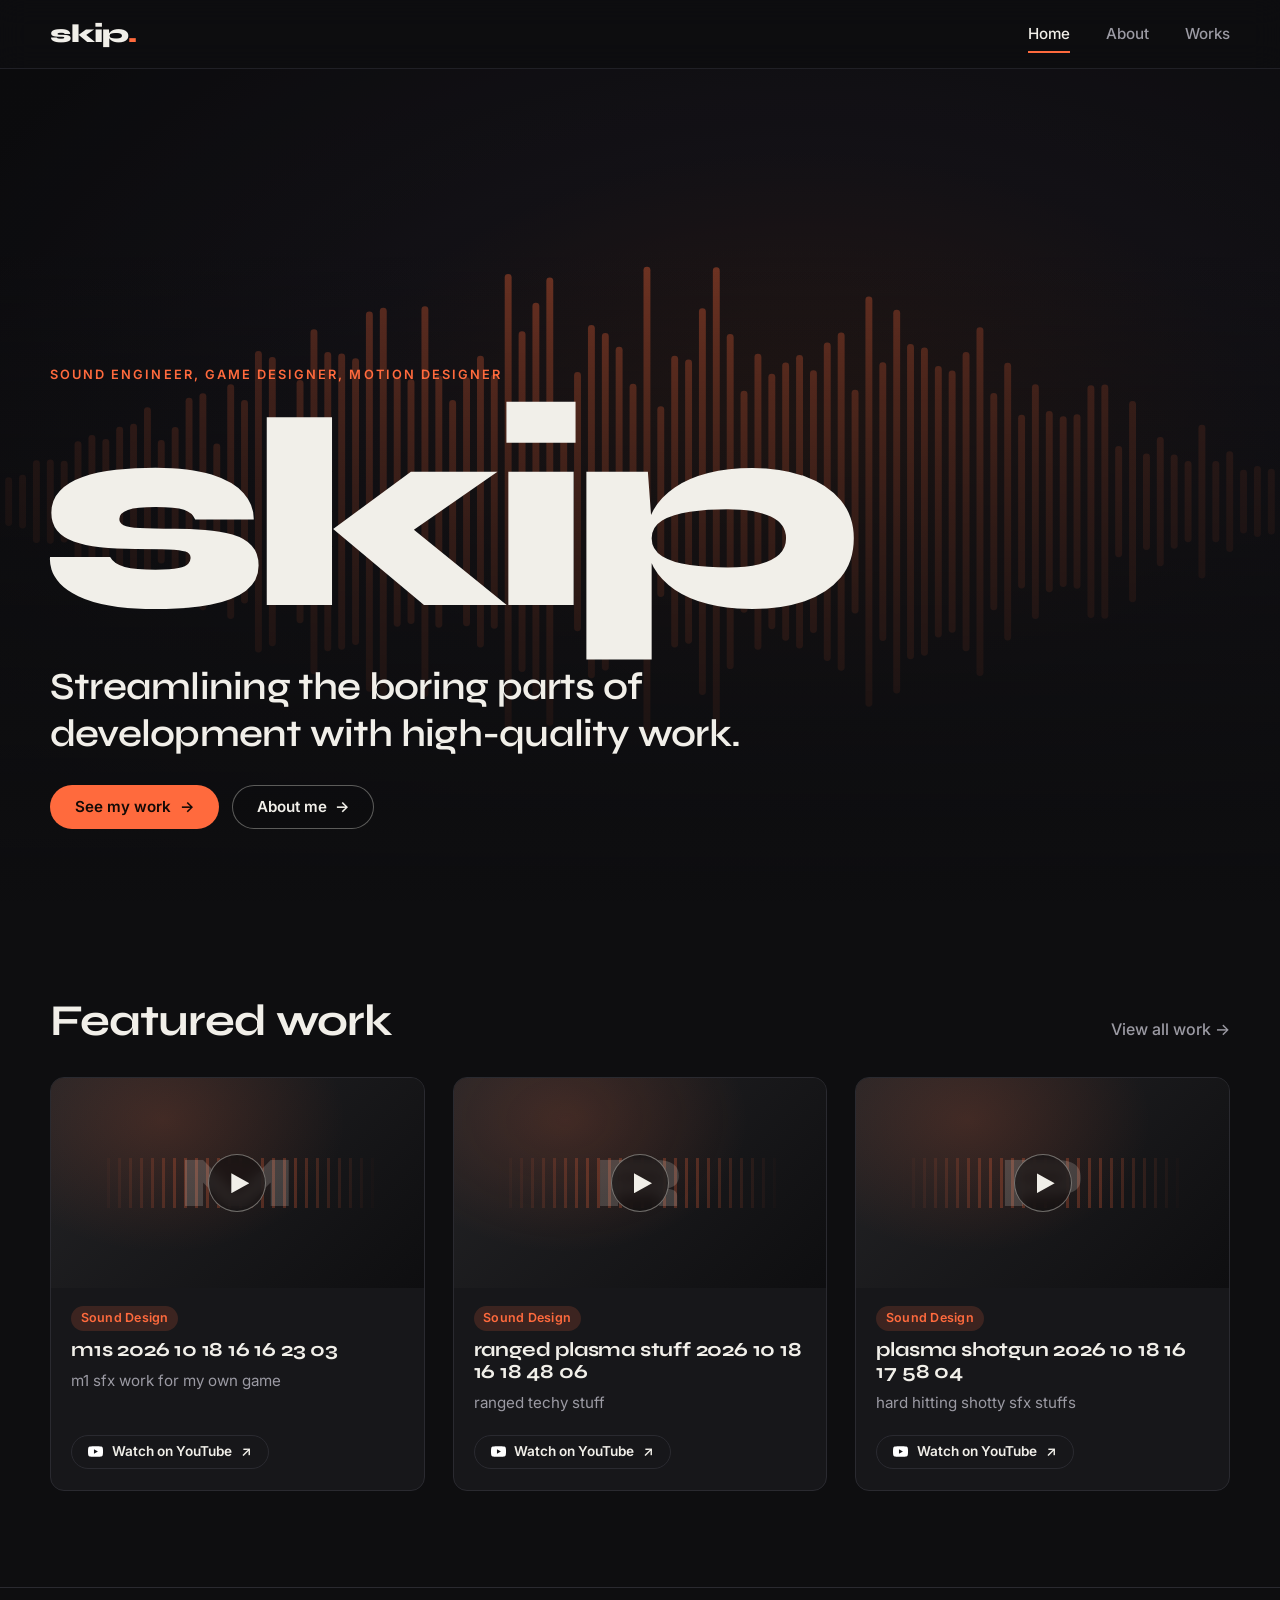
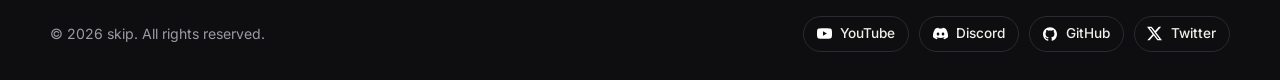
<file: index.html>
<!doctype html>
<html lang="en">
<head>
  <meta charset="utf-8">
  <meta name="viewport" content="width=device-width, initial-scale=1">
  <!-- The title and description below are only a fallback.
       script.js replaces them with the values from content.json (site.browserTitle). -->
  <title>skip</title>
  <meta name="description" content="Portfolio of skip: sound design, video editing and game development.">
  <meta name="color-scheme" content="dark">
  <meta name="theme-color" content="#0e0e10">
  <link rel="icon" href="assets/favicon.svg" type="image/svg+xml">
  <!-- Speeds up loading of the optional Google Fonts. The site still looks good without them. -->
  <link rel="preconnect" href="https://fonts.googleapis.com">
  <link rel="preconnect" href="https://fonts.gstatic.com" crossorigin>
  <link rel="stylesheet" href="styles.css">
  <script src="script.js" defer></script>
</head>
<body data-page="home">
  <a class="skip-link" href="#main">Skip to content</a>
  <header class="site-header" id="site-header"></header>
  <main id="main" tabindex="-1">
    <noscript><p class="notice">This website needs JavaScript to show its content. Please enable it and reload the page.</p></noscript>
  </main>
  <footer class="site-footer" id="site-footer"></footer>
</body>
</html>
</file>
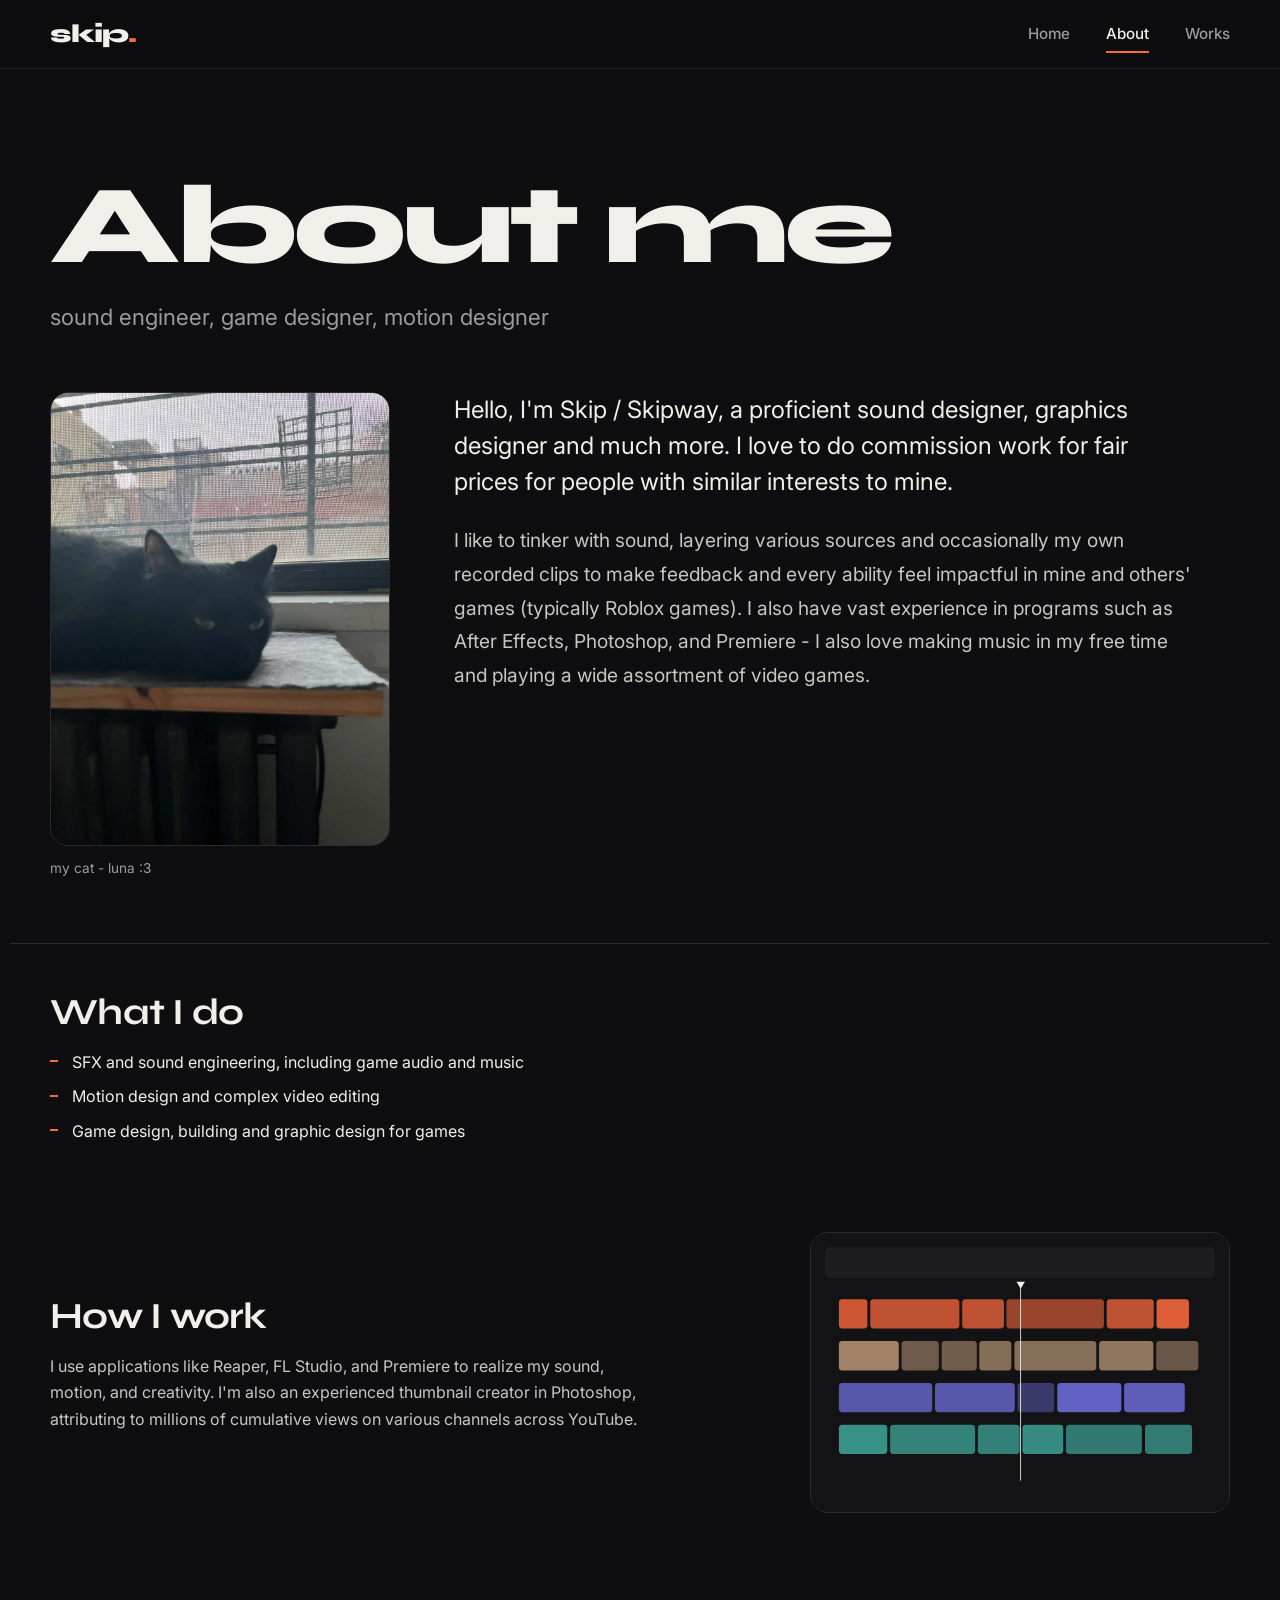
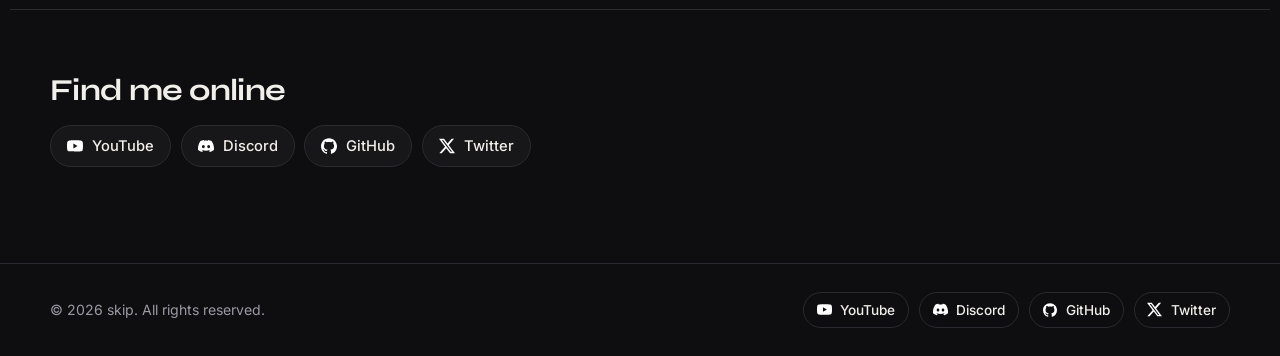
<file: about.html>
<!doctype html>
<html lang="en">
<head>
  <meta charset="utf-8">
  <meta name="viewport" content="width=device-width, initial-scale=1">
  <!-- The title and description below are only a fallback.
       script.js replaces them with the values from content.json (site.titleTemplate / about.pageTitle). -->
  <title>About | skip</title>
  <meta name="description" content="About skip: sound design, video editing and game development.">
  <meta name="color-scheme" content="dark">
  <meta name="theme-color" content="#0e0e10">
  <link rel="icon" href="assets/favicon.svg" type="image/svg+xml">
  <link rel="preconnect" href="https://fonts.googleapis.com">
  <link rel="preconnect" href="https://fonts.gstatic.com" crossorigin>
  <link rel="stylesheet" href="styles.css">
  <script src="script.js" defer></script>
</head>
<body data-page="about">
  <a class="skip-link" href="#main">Skip to content</a>
  <header class="site-header" id="site-header"></header>
  <main id="main" tabindex="-1">
    <noscript><p class="notice">This website needs JavaScript to show its content. Please enable it and reload the page.</p></noscript>
  </main>
  <footer class="site-footer" id="site-footer"></footer>
</body>
</html>
</file>
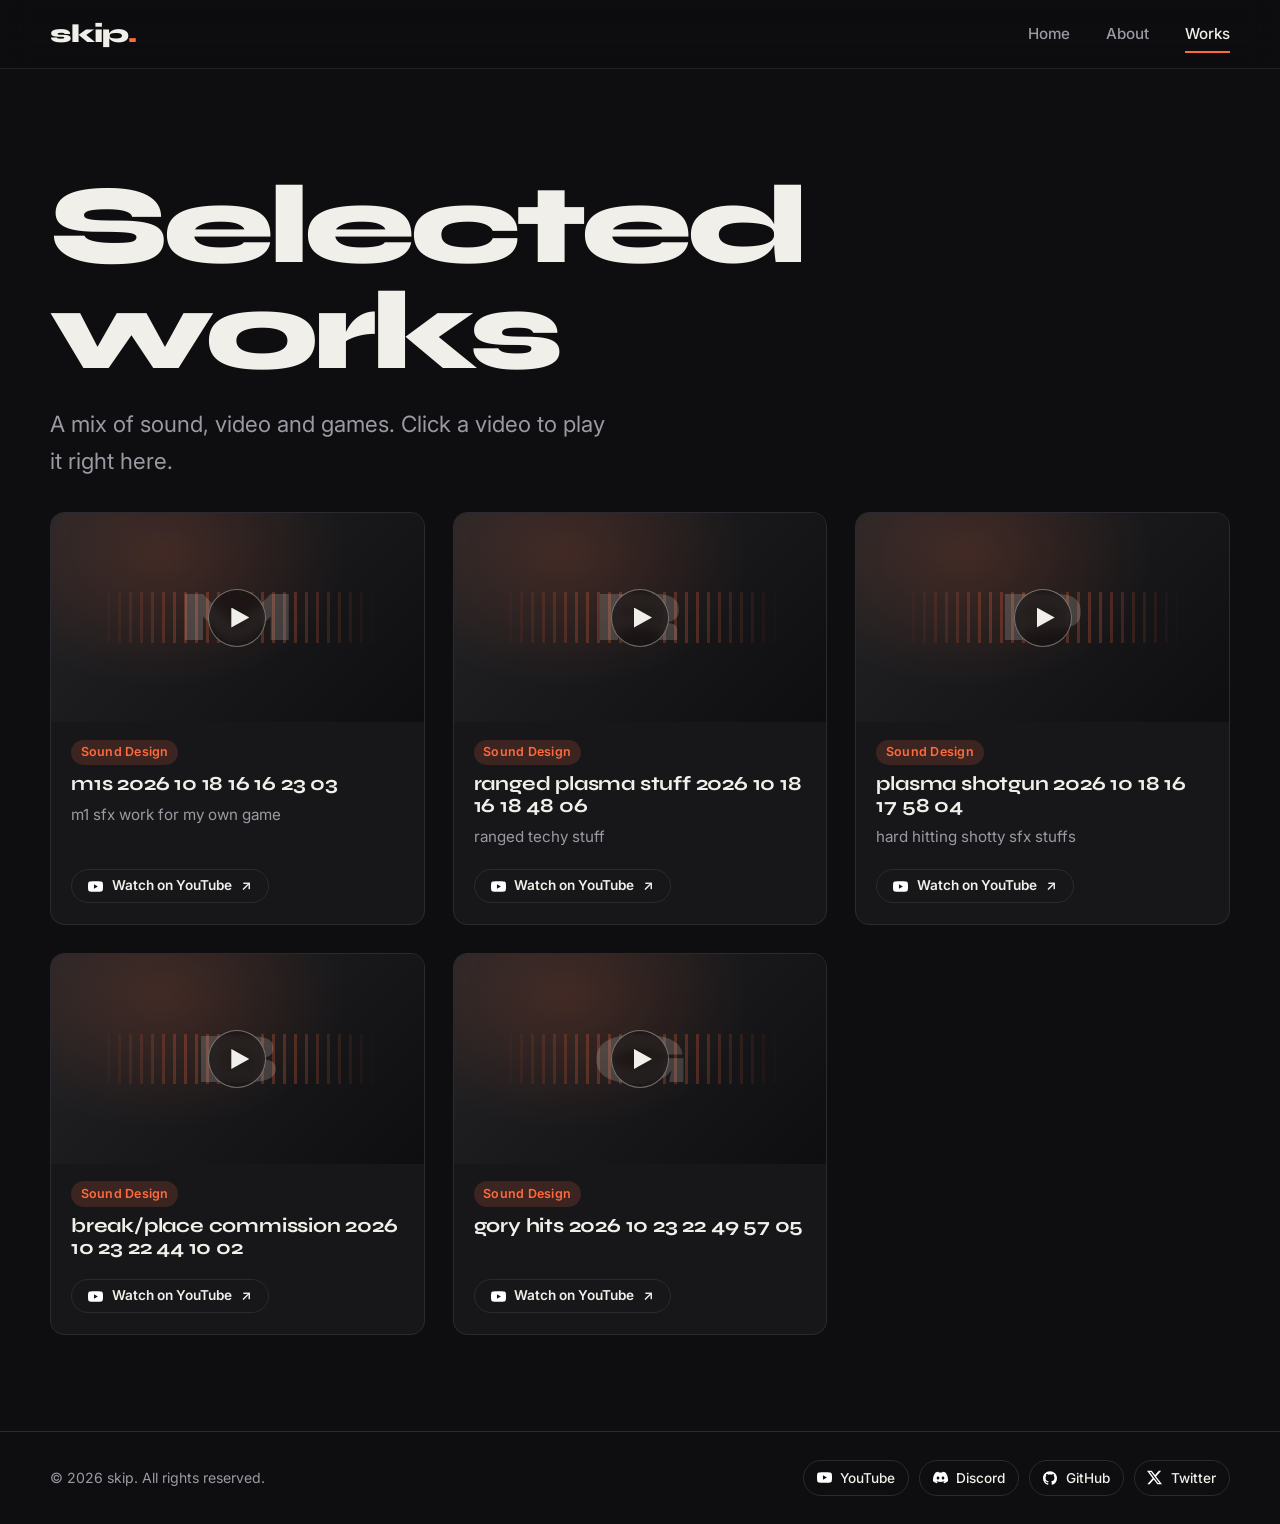
<file: works.html>
<!doctype html>
<html lang="en">
<head>
  <meta charset="utf-8">
  <meta name="viewport" content="width=device-width, initial-scale=1">
  <!-- The title and description below are only a fallback.
       script.js replaces them with the values from content.json (site.titleTemplate / works.pageTitle). -->
  <title>Works | skip</title>
  <meta name="description" content="Selected works by skip: sound design, video editing and game development.">
  <meta name="color-scheme" content="dark">
  <meta name="theme-color" content="#0e0e10">
  <link rel="icon" href="assets/favicon.svg" type="image/svg+xml">
  <link rel="preconnect" href="https://fonts.googleapis.com">
  <link rel="preconnect" href="https://fonts.gstatic.com" crossorigin>
  <link rel="stylesheet" href="styles.css">
  <script src="script.js" defer></script>
</head>
<body data-page="works">
  <a class="skip-link" href="#main">Skip to content</a>
  <header class="site-header" id="site-header"></header>
  <main id="main" tabindex="-1">
    <noscript><p class="notice">This website needs JavaScript to show its content. Please enable it and reload the page.</p></noscript>
  </main>
  <footer class="site-footer" id="site-footer"></footer>
</body>
</html>
</file>
<file: styles.css>
/* =====================================================================
   styles.css: the look of the website.

   You normally do NOT edit this file. Colors, fonts and corner
   roundness are set in content.json (the "theme" section) and are
   applied on top of the defaults in :root below.

   Sections
     1. Theme variables (defaults)      5. Home / hero
     2. Reset and base                  6. About page
     3. Layout helpers and buttons      7. Works page and cards
     4. Header and navigation           8. Footer, owner banner, motion
   ===================================================================== */

/* ---------- 1. Theme variables (defaults; content.json overrides them) ---------- */
:root {
  --bg: #0e0e10;
  --surface: #17171a;
  --text: #f1efe9;
  --muted: #9b9aa3;
  --border: #2a2a30;
  --accent: #ff6a3d;
  --accent-text: #140a06;

  --radius: 14px;
  --thumb-ratio: 16 / 9;

  /* CUSTOMIZATION POINT: font stacks. "Syne" and "Inter" are loaded from Google Fonts
     when available; the fallbacks keep the site looking good when they are not. */
  --font-heading: "Syne", "Arial Black", "Helvetica Neue", Arial, sans-serif;
  --font-body: "Inter", system-ui, -apple-system, "Segoe UI", Roboto, Arial, sans-serif;

  /* derived colors (follow the theme automatically) */
  --surface-2: color-mix(in srgb, var(--text) 6%, var(--surface));
  --accent-soft: color-mix(in srgb, var(--accent) 16%, transparent);

  --container: 1180px;
  --gutter: clamp(1rem, 4vw, 2.5rem);
  --header-h: 68px;
}

/* ---------- 2. Reset and base ---------- */
*, *::before, *::after { box-sizing: border-box; }

html {
  scroll-behavior: smooth;
  -webkit-text-size-adjust: 100%;
}

body {
  margin: 0;
  min-height: 100vh;
  display: flex;
  flex-direction: column;
  background: var(--bg);
  color: var(--text);
  font-family: var(--font-body);
  font-size: 1rem;
  line-height: 1.65;
  -webkit-font-smoothing: antialiased;
}

main { flex: 1 0 auto; outline: none; }

img { display: block; max-width: 100%; height: auto; }

h1, h2, h3 {
  font-family: var(--font-heading);
  line-height: 1.1;
  letter-spacing: -0.02em;
  margin: 0;
}

p { margin: 0 0 1em; }

a { color: inherit; }

button { font: inherit; color: inherit; }

:focus-visible {
  outline: 2px solid var(--accent);
  outline-offset: 3px;
  border-radius: 4px;
}

::selection { background: var(--accent); color: var(--accent-text); }

.sr-only {
  position: absolute; width: 1px; height: 1px; padding: 0; margin: -1px;
  overflow: hidden; clip: rect(0, 0, 0, 0); white-space: nowrap; border: 0;
}

.skip-link {
  position: absolute; left: 1rem; top: -4rem; z-index: 100;
  background: var(--accent); color: var(--accent-text);
  padding: 0.6rem 1rem; border-radius: 999px; font-weight: 600; text-decoration: none;
}
.skip-link:focus { top: 1rem; }

.notice { max-width: 40rem; margin: 4rem auto; padding: 0 var(--gutter); color: var(--muted); }

/* ---------- 3. Layout helpers and buttons ---------- */
.container {
  width: 100%;
  max-width: calc(var(--container) + var(--gutter) * 2);
  margin-inline: auto;
  padding-inline: var(--gutter);
}

.btn {
  display: inline-flex; align-items: center; gap: 0.55rem;
  padding: 0.85rem 1.5rem;
  border-radius: 999px;
  border: 1px solid transparent;
  font-weight: 600; font-size: 0.95rem; line-height: 1;
  text-decoration: none; cursor: pointer;
  transition: transform 0.2s ease, background-color 0.2s ease, border-color 0.2s ease, color 0.2s ease;
}
.btn__arrow { transition: transform 0.2s ease; }
.btn:hover { transform: translateY(-2px); }
.btn:hover .btn__arrow { transform: translateX(3px); }
.btn:active { transform: translateY(0); }

.btn--primary { background: var(--accent); color: var(--accent-text); }
.btn--primary:hover { background: color-mix(in srgb, var(--accent) 86%, var(--text)); }

.btn--secondary { border-color: color-mix(in srgb, var(--text) 35%, transparent); background: color-mix(in srgb, var(--bg) 35%, transparent); backdrop-filter: blur(6px); }
.btn--secondary:hover { border-color: var(--accent); color: var(--accent); }

.btn--ghost { border-color: var(--border); background: transparent; }
.btn--ghost:hover { border-color: var(--accent); color: var(--accent); }

.btn--sm { padding: 0.55rem 1rem; font-size: 0.85rem; }

.chips { list-style: none; margin: 0; padding: 0; display: flex; flex-wrap: wrap; gap: 0.6rem; }
.chip {
  display: inline-flex; align-items: center;
  padding: 0.5rem 1rem; border: 1px solid var(--border); border-radius: 999px;
  background: var(--surface); text-decoration: none; font-size: 0.92rem; font-weight: 500;
  transition: border-color 0.2s ease, color 0.2s ease, transform 0.2s ease;
}
.chip:hover { border-color: var(--accent); color: var(--accent); transform: translateY(-2px); }
.chip { gap: 0.55rem; }
.chips--small .chip { padding: 0.35rem 0.8rem; font-size: 0.85rem; background: transparent; }

/* plain white site logos (assets/icons/*.svg, set as a mask by script.js); they turn accent-colored on hover */
.icon {
  flex: none; display: inline-block; width: 1.1em; height: 1.1em;
  background-color: var(--icon-color, #fff);
  -webkit-mask: center / contain no-repeat; mask: center / contain no-repeat;
  transition: background-color 0.2s ease;
}
.chip:hover .icon, .btn:hover .icon { background-color: var(--accent); }

.eyebrow {
  margin: 0 0 1rem;
  font-size: 0.8rem; font-weight: 600; letter-spacing: 0.16em; text-transform: uppercase;
  color: var(--accent);
}

.empty { color: var(--muted); padding: 3rem 0; }

/* ---------- 4. Header and navigation ---------- */
.site-header {
  position: sticky; top: 0; z-index: 50;
  min-height: var(--header-h);
  background: color-mix(in srgb, var(--bg) 78%, transparent);
  backdrop-filter: blur(14px);
  -webkit-backdrop-filter: blur(14px);
  border-bottom: 1px solid color-mix(in srgb, var(--border) 70%, transparent);
}

.nav { display: flex; align-items: center; justify-content: space-between; min-height: var(--header-h); position: relative; }

.brand {
  font-family: var(--font-heading); font-weight: 800; font-size: 1.6rem;
  letter-spacing: -0.04em; text-decoration: none; line-height: 1;
}
.brand::after { content: "."; color: var(--accent); }

.nav__list { list-style: none; margin: 0; padding: 0; display: flex; gap: clamp(1rem, 3vw, 2.25rem); }

.nav__link {
  position: relative; display: inline-block; padding: 0.4rem 0;
  text-decoration: none; font-weight: 500; font-size: 0.95rem; color: var(--muted);
  transition: color 0.2s ease;
}
.nav__link::after {
  content: ""; position: absolute; left: 0; right: 0; bottom: 0; height: 2px;
  background: var(--accent); transform: scaleX(0); transform-origin: left; transition: transform 0.25s ease;
}
.nav__link:hover, .nav__link.is-active { color: var(--text); }
.nav__link:hover::after, .nav__link.is-active::after { transform: scaleX(1); }

.nav__toggle {
  display: none; width: 44px; height: 44px; border: 0; background: transparent; cursor: pointer;
  align-items: center; justify-content: center;
}
.nav__bars, .nav__bars::before, .nav__bars::after {
  display: block; width: 22px; height: 2px; background: var(--text); border-radius: 2px;
  transition: transform 0.25s ease, opacity 0.2s ease;
}
.nav__bars { position: relative; }
.nav__bars::before, .nav__bars::after { content: ""; position: absolute; left: 0; }
.nav__bars::before { top: -7px; }
.nav__bars::after { top: 7px; }
.nav.is-open .nav__bars { background: transparent; }
.nav.is-open .nav__bars::before { transform: translateY(7px) rotate(45deg); }
.nav.is-open .nav__bars::after { transform: translateY(-7px) rotate(-45deg); }

@media (max-width: 640px) {
  .nav__toggle { display: inline-flex; }
  .nav__menu {
    position: absolute; top: 100%; left: 0; right: 0;
    background: var(--bg); border-bottom: 1px solid var(--border);
    padding: 0.5rem var(--gutter) 1.25rem;
    display: none;
  }
  .nav.is-open .nav__menu { display: block; }
  .nav__list { flex-direction: column; gap: 0; }
  .nav__link { display: block; padding: 0.9rem 0; font-size: 1.1rem; }
  .nav__link::after { display: none; }
  .nav__link.is-active { color: var(--accent); }
}

/* ---------- 5. Home / hero ---------- */
.hero { position: relative; display: flex; align-items: flex-end; overflow: hidden; isolation: isolate; }

.hero--h-full   { min-height: calc(100svh - var(--header-h)); }
.hero--h-tall   { min-height: min(calc(100svh - var(--header-h)), 860px); }
.hero--h-medium { min-height: min(70svh, 640px); }

.hero__media { position: absolute; inset: 0; z-index: -1; background: var(--surface); }
.hero__img { width: 100%; height: 100%; object-fit: cover; opacity: 0; transition: opacity 0.8s ease; }
.hero__img.is-loaded { opacity: 1; }

/* readability overlay: darkens the picture from the bottom (strength = home.imageDim) */
.hero__media::after {
  content: ""; position: absolute; inset: 0;
  background:
    linear-gradient(to top, color-mix(in srgb, var(--bg) 96%, transparent) 0%, color-mix(in srgb, var(--bg) 55%, transparent) 38%, transparent 78%),
    color-mix(in srgb, var(--bg) calc(var(--dim, 0.55) * 60%), transparent);
}

/* shown when there is no hero image or it cannot load */
.hero__media.is-fallback {
  background:
    radial-gradient(60% 70% at 70% 35%, var(--accent-soft), transparent 70%),
    repeating-linear-gradient(90deg, color-mix(in srgb, var(--text) 5%, transparent) 0 1px, transparent 1px 64px),
    var(--surface);
}

.hero__content { padding-block: clamp(2.5rem, 8vw, 6rem) clamp(2rem, 6vw, 4.5rem); }

.hero__name {
  /* --name-vw is set by script.js from the length of your name so long names still fit */
  font-size: clamp(2.75rem, calc(var(--name-vw, 24) * 1vw), 17rem);
  font-weight: 800; line-height: 0.85; letter-spacing: -0.06em;
  margin: 0 0 0.12em -0.04em;
  overflow-wrap: anywhere;
}

.hero__tagline {
  font-family: var(--font-heading);
  font-size: clamp(1.4rem, 3.6vw, 2.4rem); font-weight: 600; line-height: 1.2; letter-spacing: -0.02em;
  max-width: 30ch; margin-bottom: 0.7rem;
}
.hero__intro { max-width: 46ch; color: color-mix(in srgb, var(--text) 78%, transparent); font-size: 1.05rem; }
.hero__actions { display: flex; flex-wrap: wrap; gap: 0.8rem; margin-top: 1.75rem; }
.hero__social { margin-top: 1.75rem; }

.hero--align-center .hero__content { text-align: center; }
.hero--align-center .hero__tagline, .hero--align-center .hero__intro { margin-inline: auto; }
.hero--align-center .hero__actions, .hero--align-center .chips { justify-content: center; }

/* split layout: text on the left, picture on the right */
.hero--split { display: grid; grid-template-columns: minmax(0, 1.1fr) minmax(0, 0.9fr); align-items: center; gap: clamp(1.5rem, 4vw, 4rem); max-width: calc(var(--container) + var(--gutter) * 2); margin-inline: auto; padding-inline: var(--gutter); overflow: visible; }
.hero--split .hero__media { position: relative; inset: auto; z-index: 0; order: 2; aspect-ratio: 4 / 5; border-radius: calc(var(--radius) * 1.6); overflow: hidden; margin-block: 2rem; max-height: 70svh; }
.hero--split .hero__media::after { background: linear-gradient(to top, color-mix(in srgb, var(--bg) 40%, transparent), transparent 50%); }
.hero--split .hero__content { padding-inline: 0; }
.hero--split .hero__name { font-size: clamp(2.75rem, calc(min(var(--name-vw, 24), 15) * 1vw), 12rem); }
@media (max-width: 820px) {
  .hero--split { grid-template-columns: 1fr; }
  .hero--split .hero__media { order: 0; aspect-ratio: 16 / 11; margin-bottom: 0; }
  .hero--split .hero__content { padding-top: 1.5rem; }
}

.section { padding-block: clamp(3rem, 8vw, 6rem); }
.section__head { display: flex; align-items: baseline; justify-content: space-between; gap: 1rem; flex-wrap: wrap; margin-bottom: 2rem; }
.section__title { font-size: clamp(1.8rem, 4vw, 2.75rem); }
.more-link { color: var(--muted); text-decoration: none; font-weight: 500; transition: color 0.2s ease; }
.more-link:hover { color: var(--accent); }

/* ---------- 6. About page ---------- */
.page-head { padding-block: clamp(3rem, 9vw, 6.5rem) clamp(1.25rem, 3vw, 2rem); }
.page-title { font-size: clamp(3rem, 10vw, 7rem); font-weight: 800; letter-spacing: -0.045em; line-height: 0.95; }
.page-lead { margin: 1.25rem 0 0; font-size: clamp(1.1rem, 2.2vw, 1.4rem); color: var(--muted); max-width: 40ch; }

.about-top { display: grid; gap: clamp(1.5rem, 5vw, 4rem); padding-block: 1.5rem clamp(2rem, 5vw, 4rem); align-items: start; }
.about-top.has-portrait { grid-template-columns: minmax(0, 340px) minmax(0, 1fr); }
.prose { max-width: 62ch; font-size: clamp(1.05rem, 1.6vw, 1.2rem); line-height: 1.75; }
.prose p:first-child { font-size: clamp(1.2rem, 2.2vw, 1.5rem); line-height: 1.5; color: var(--text); }
.prose p:not(:first-child) { color: color-mix(in srgb, var(--text) 82%, transparent); }

.figure { margin: 0; }
.figure img { width: 100%; border-radius: calc(var(--radius) * 1.3); border: 1px solid var(--border); background: var(--surface); }
.figure--portrait img { aspect-ratio: 3 / 4; object-fit: cover; }
.figure figcaption { margin-top: 0.7rem; font-size: 0.85rem; color: var(--muted); }

.about-sections { display: grid; gap: clamp(2.5rem, 6vw, 4.5rem); padding-block: clamp(1.5rem, 4vw, 3rem); border-top: 1px solid var(--border); }
.about-section { display: grid; gap: clamp(1.25rem, 4vw, 3rem); align-items: center; }
.about-section h2 { font-size: clamp(1.6rem, 3.4vw, 2.3rem); margin-bottom: 1rem; }
.about-section p { color: color-mix(in srgb, var(--text) 82%, transparent); max-width: 60ch; }
.about-section--img-right { grid-template-columns: minmax(0, 1fr) minmax(0, 420px); }
.about-section--img-left  { grid-template-columns: minmax(0, 420px) minmax(0, 1fr); }
.about-section--img-left .figure { order: -1; }
.about-section--img-top   { grid-template-columns: 1fr; }
.about-section--img-top .figure { order: -1; }
.about-section--img-top .figure img { max-height: 520px; object-fit: cover; }

.bullets { margin: 0 0 1rem; padding: 0; list-style: none; display: grid; gap: 0.5rem; }
.bullets li { position: relative; padding-left: 1.4rem; }
.bullets li::before { content: ""; position: absolute; left: 0; top: 0.72em; width: 0.5rem; height: 2px; background: var(--accent); }

.link-list { list-style: none; margin: 0; padding: 0; max-width: 40rem; }
.link-list li { border-bottom: 1px solid var(--border); }
.link-list li:first-child { border-top: 1px solid var(--border); }
.link-row { display: flex; align-items: center; justify-content: space-between; gap: 1rem; padding: 1rem 0.25rem; text-decoration: none; transition: color 0.2s ease, padding 0.2s ease; }
.link-row small { display: block; color: var(--muted); font-size: 0.88rem; margin-top: 0.15rem; }
.link-row__arrow { color: var(--muted); transition: transform 0.2s ease, color 0.2s ease; }
.link-row:hover { color: var(--accent); padding-left: 0.75rem; }
.link-row:hover .link-row__arrow { color: var(--accent); transform: translate(2px, -2px); }

.about-extras { display: grid; gap: clamp(2rem, 5vw, 3.5rem); padding-block: clamp(2rem, 5vw, 4rem) clamp(3rem, 8vw, 6rem); border-top: 1px solid var(--border); margin-top: clamp(1.5rem, 4vw, 3rem); }
.about-extras h2 { font-size: clamp(1.4rem, 3vw, 1.9rem); margin-bottom: 1.1rem; }

@media (max-width: 820px) {
  .about-top.has-portrait { grid-template-columns: 1fr; }
  .figure--portrait { max-width: 320px; }
  .about-section--img-right, .about-section--img-left { grid-template-columns: 1fr; }
  .about-section--img-left .figure { order: 0; }
}

/* ---------- 7. Works page and cards ---------- */
.works { padding-bottom: clamp(3rem, 8vw, 6rem); }

.filters { display: flex; flex-wrap: wrap; gap: 0.5rem; margin: 1rem 0 2rem; }
.filter {
  padding: 0.5rem 1.1rem; border-radius: 999px; border: 1px solid var(--border);
  background: transparent; cursor: pointer; font-size: 0.9rem; font-weight: 500; color: var(--muted);
  transition: color 0.2s ease, border-color 0.2s ease, background-color 0.2s ease;
}
.filter:hover { color: var(--text); border-color: color-mix(in srgb, var(--text) 40%, var(--border)); }
.filter[aria-pressed="true"] { background: var(--accent); border-color: var(--accent); color: var(--accent-text); }

.grid { display: grid; grid-template-columns: repeat(auto-fill, minmax(min(100%, 300px), 1fr)); gap: clamp(1rem, 2.5vw, 1.75rem); }

.card {
  display: flex; flex-direction: column;
  background: var(--surface); border: 1px solid var(--border); border-radius: var(--radius);
  overflow: hidden;
  transition: transform 0.3s ease, border-color 0.3s ease, box-shadow 0.3s ease;
}
.card[hidden] { display: none; }
.card:hover { transform: translateY(-4px); border-color: color-mix(in srgb, var(--accent) 55%, var(--border)); box-shadow: 0 18px 40px -22px rgba(0, 0, 0, 0.8); }

.card__media { position: relative; aspect-ratio: var(--thumb-ratio); background: var(--surface-2); overflow: hidden; }
.card__media-link, .card__play { display: block; width: 100%; height: 100%; padding: 0; border: 0; background: none; }
.card__play { cursor: pointer; position: relative; }

.thumb { position: relative; width: 100%; height: 100%; overflow: hidden; }
.thumb__ph {
  position: absolute; inset: 0; display: grid; place-items: center;
  background:
    radial-gradient(70% 90% at 30% 20%, var(--accent-soft), transparent 70%),
    linear-gradient(135deg, var(--surface-2), var(--bg));
}
.thumb__ph::before {
  content: ""; position: absolute; left: 12%; right: 12%; top: 38%; bottom: 38%;
  background: repeating-linear-gradient(90deg, color-mix(in srgb, var(--accent) 45%, transparent) 0 3px, transparent 3px 11px);
  -webkit-mask-image: linear-gradient(to right, transparent, #000 30%, #000 70%, transparent);
          mask-image: linear-gradient(to right, transparent, #000 30%, #000 70%, transparent);
  opacity: 0.55;
}
.thumb__initial { position: relative; font-family: var(--font-heading); font-weight: 800; font-size: clamp(3rem, 9vw, 4.5rem); color: color-mix(in srgb, var(--text) 18%, transparent); }

.thumb__img { position: absolute; inset: 0; width: 100%; height: 100%; object-fit: cover; opacity: 0; transition: opacity 0.4s ease, transform 0.5s ease; }
.thumb__img.is-loaded { opacity: 1; }
.card:hover .thumb__img { transform: scale(1.04); }

.play-icon {
  position: absolute; left: 50%; top: 50%; width: 58px; height: 58px; margin: -29px 0 0 -29px;
  border-radius: 50%; background: color-mix(in srgb, var(--bg) 62%, transparent);
  border: 1px solid color-mix(in srgb, var(--text) 40%, transparent);
  backdrop-filter: blur(6px); -webkit-backdrop-filter: blur(6px);
  transition: transform 0.25s ease, background-color 0.25s ease, border-color 0.25s ease;
}
.play-icon::after {
  content: ""; position: absolute; left: 50%; top: 50%; width: 18px; height: 20px; margin: -10px 0 0 -6px;
  background: var(--text); clip-path: polygon(0 0, 100% 50%, 0 100%); transition: background-color 0.25s ease;
}
.card__play:hover .play-icon { transform: scale(1.1); background: var(--accent); border-color: var(--accent); }
.card__play:hover .play-icon::after { background: var(--accent-text); }

.card__player { display: block; width: 100%; height: 100%; border: 0; background: #000; }

.card__body { display: flex; flex-direction: column; gap: 0.5rem; padding: 1.1rem 1.25rem 1.3rem; flex: 1; }
.card__meta { display: flex; flex-wrap: wrap; align-items: center; gap: 0.5rem; font-size: 0.78rem; }
.tag { padding: 0.15rem 0.6rem; border-radius: 999px; background: var(--accent-soft); color: var(--accent); font-weight: 600; letter-spacing: 0.02em; }
.year { color: var(--muted); }
.card__title { font-size: 1.25rem; letter-spacing: -0.01em; }
.card__desc { margin: 0; color: var(--muted); font-size: 0.95rem; line-height: 1.55; }
.card__notice { margin: 0; font-size: 0.85rem; color: var(--accent); }
.card__actions { display: flex; flex-wrap: wrap; gap: 0.5rem; margin-top: auto; padding-top: 0.75rem; }

/* ---------- 8. Footer, owner banner, motion ---------- */
.site-footer { flex-shrink: 0; border-top: 1px solid var(--border); }
.site-footer[hidden] { display: none; }
.footer { display: flex; flex-wrap: wrap; align-items: center; justify-content: space-between; gap: 1rem; padding-block: 1.75rem; }
.footer__text { margin: 0; color: var(--muted); font-size: 0.88rem; }

.dev-banner {
  position: relative; z-index: 200; padding: 0.9rem 3rem 0.9rem var(--gutter);
  background: #3b2a05; color: #ffe9b0; border-bottom: 2px solid #f0b429; font-size: 0.88rem; line-height: 1.5;
  max-height: 34vh; overflow: auto;
}
.dev-banner[hidden] { display: none; }
.dev-banner p { margin: 0.2rem 0 0.4rem; opacity: 0.85; }
.dev-banner ul { margin: 0; padding-left: 1.2rem; }
.dev-banner__close { position: absolute; right: 0.75rem; top: 0.5rem; width: 2rem; height: 2rem; border: 0; background: transparent; font-size: 1.5rem; cursor: pointer; color: inherit; }

/* subtle entrance motion; only active when JavaScript is running and motion is allowed */
.js-anim .rise { animation: rise 0.8s cubic-bezier(0.2, 0.7, 0.2, 1) both; animation-delay: calc(var(--i, 0) * 90ms + 60ms); }
.js-anim .hero__img.is-loaded { animation: settle 2.2s ease-out both; }
.js-anim .reveal:not(.in) { opacity: 0; transform: translateY(18px); }
.js-anim .reveal { transition: opacity 0.7s ease, transform 0.7s cubic-bezier(0.2, 0.7, 0.2, 1), border-color 0.3s ease, box-shadow 0.3s ease; }
.js-anim .card.reveal.in { transition: opacity 0.7s ease, transform 0.3s ease, border-color 0.3s ease, box-shadow 0.3s ease; }

@keyframes rise { from { opacity: 0; transform: translateY(22px); } to { opacity: 1; transform: none; } }
@keyframes settle { from { transform: scale(1.06); } to { transform: scale(1); } }

@media (prefers-reduced-motion: reduce) {
  html { scroll-behavior: auto; }
  *, *::before, *::after { animation: none !important; transition: none !important; }
  .js-anim .reveal:not(.in) { opacity: 1; transform: none; }
}
</file>
